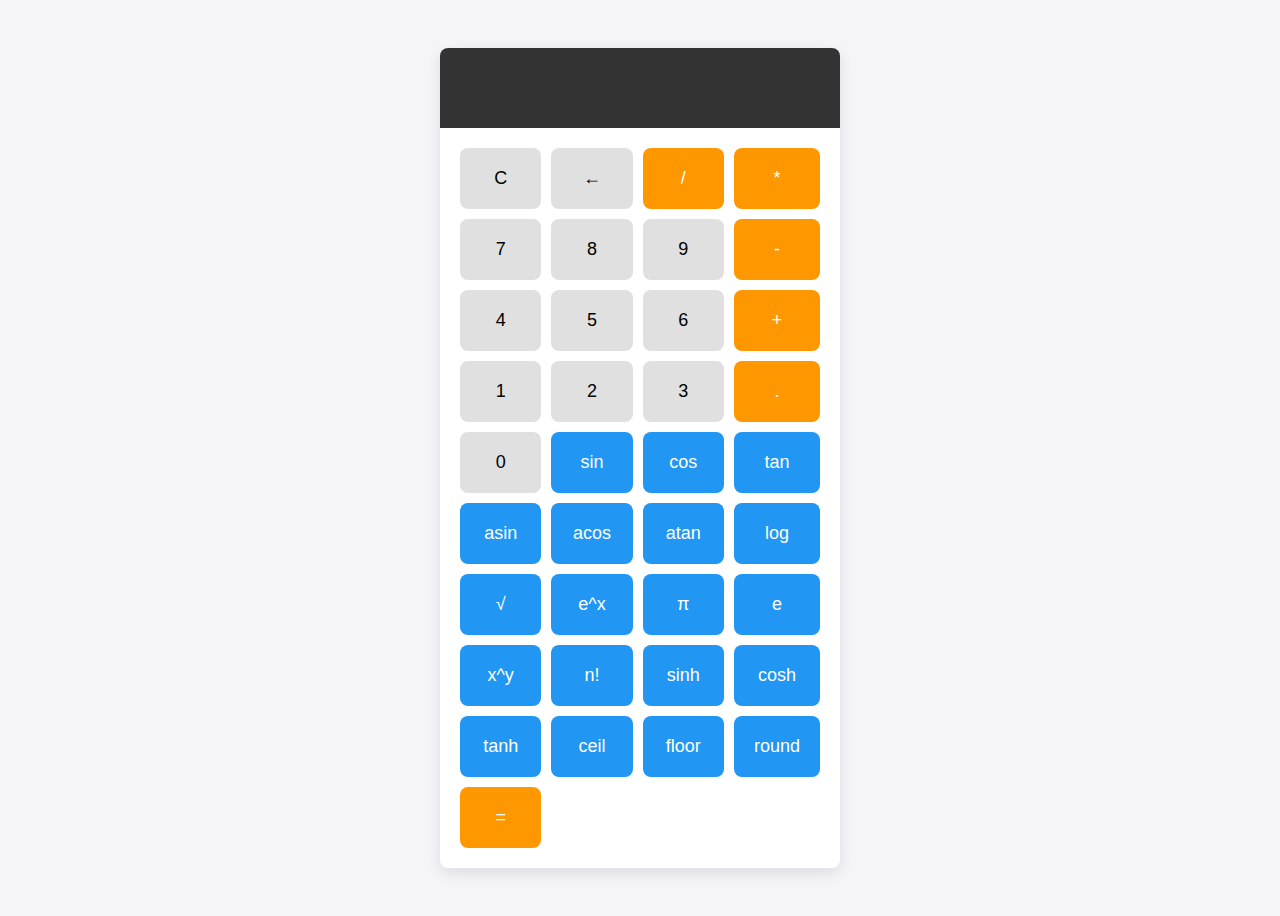
<file: calculator/index.html>
<!DOCTYPE html>
<html lang="en">
  <head>
    <meta charset="UTF-8" />
    <meta name="viewport" content="width=device-width, initial-scale=1.0" />
    <title>Scientific Calculator</title>
    <link rel="stylesheet" href="styles.css" />
  </head>
  <body>
    <div class="calculator">
      <div class="display">
        <input type="text" id="display" disabled />
      </div>
      <div class="buttons">
        <button class="btn" id="clear">C</button>
        <button class="btn" id="backspace">←</button>
        <button class="btn operator">/</button>
        <button class="btn operator">*</button>

        <button class="btn">7</button>
        <button class="btn">8</button>
        <button class="btn">9</button>
        <button class="btn operator">-</button>

        <button class="btn">4</button>
        <button class="btn">5</button>
        <button class="btn">6</button>
        <button class="btn operator">+</button>

        <button class="btn">1</button>
        <button class="btn">2</button>
        <button class="btn">3</button>
        <button class="btn operator">.</button>

        <button class="btn">0</button>
        <button class="btn scientific" id="sin">sin</button>
        <button class="btn scientific" id="cos">cos</button>
        <button class="btn scientific" id="tan">tan</button>

        <button class="btn scientific" id="asin">asin</button>
        <button class="btn scientific" id="acos">acos</button>
        <button class="btn scientific" id="atan">atan</button>

        <button class="btn scientific" id="log">log</button>
        <button class="btn scientific" id="sqrt">√</button>
        <button class="btn scientific" id="exp">e^x</button>

        <button class="btn scientific" id="pi">π</button>
        <button class="btn scientific" id="e">e</button>
        <button class="btn scientific" id="pow">x^y</button>

        <button class="btn scientific" id="factorial">n!</button>
        <button class="btn scientific" id="sinh">sinh</button>
        <button class="btn scientific" id="cosh">cosh</button>
        <button class="btn scientific" id="tanh">tanh</button>

        <button class="btn scientific" id="ceil">ceil</button>
        <button class="btn scientific" id="floor">floor</button>
        <button class="btn scientific" id="round">round</button>

        <button class="btn operator" id="equals">=</button>
      </div>
    </div>
    <script src="script.js"></script>
  </body>
</html>
</file>
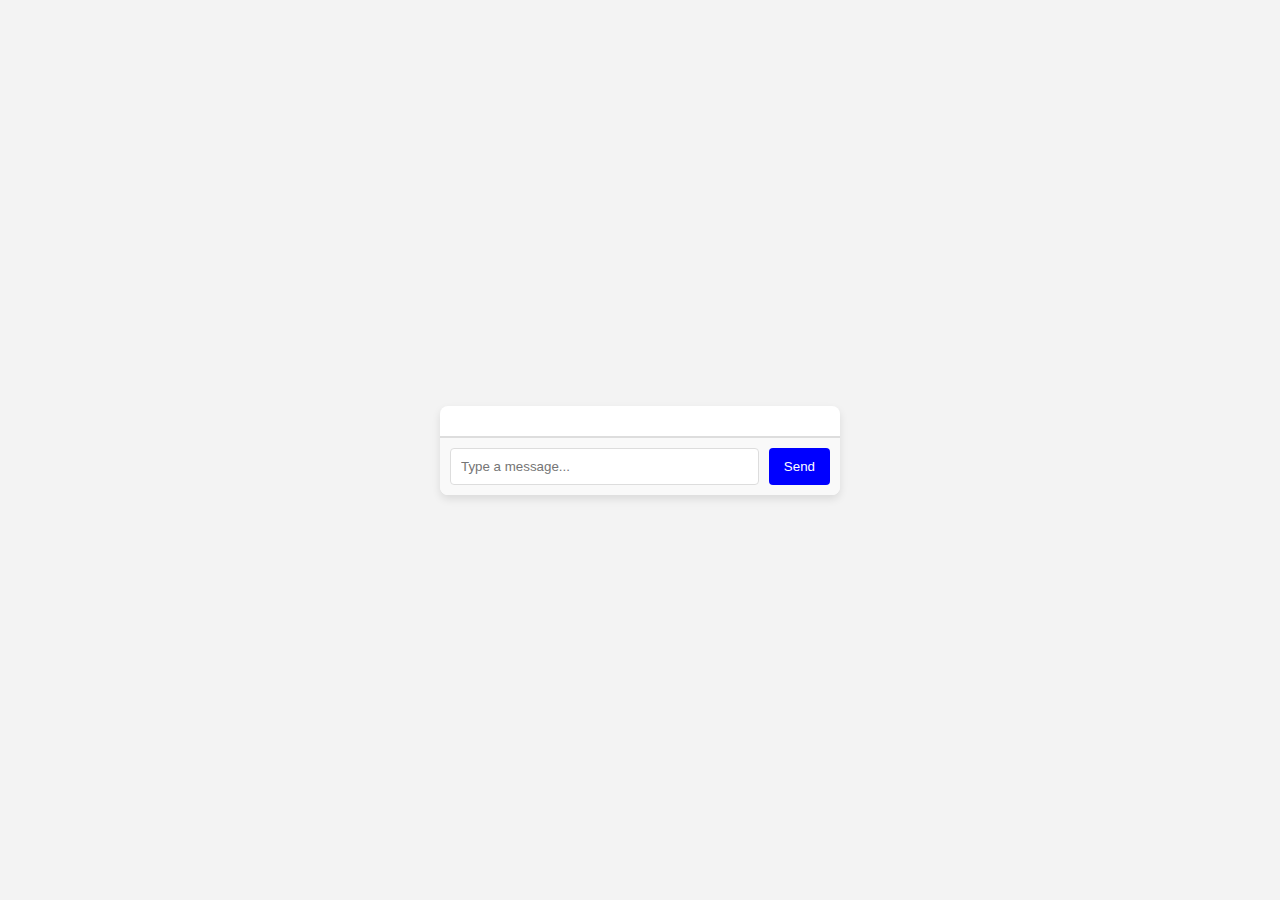
<file: chat/index.html>
<!DOCTYPE html>
<html lang="en">
<head>
    <meta charset="UTF-8">
    <meta name="viewport" content="width=device-width, initial-scale=1.0">
    <title>Simple Chatbot</title>
    <link rel="stylesheet" href="style.css">
</head>
<body>
    <div class="chat-container">
        <div id="chat-box" class="chat-box"></div>
        <div class="input-container">
            <input type="text" id="user-input" placeholder="Type a message...">
            <button id="send-button">Send</button>
        </div>
    </div>
    <script src="script.js"></script>
</body>
</html>
</file>
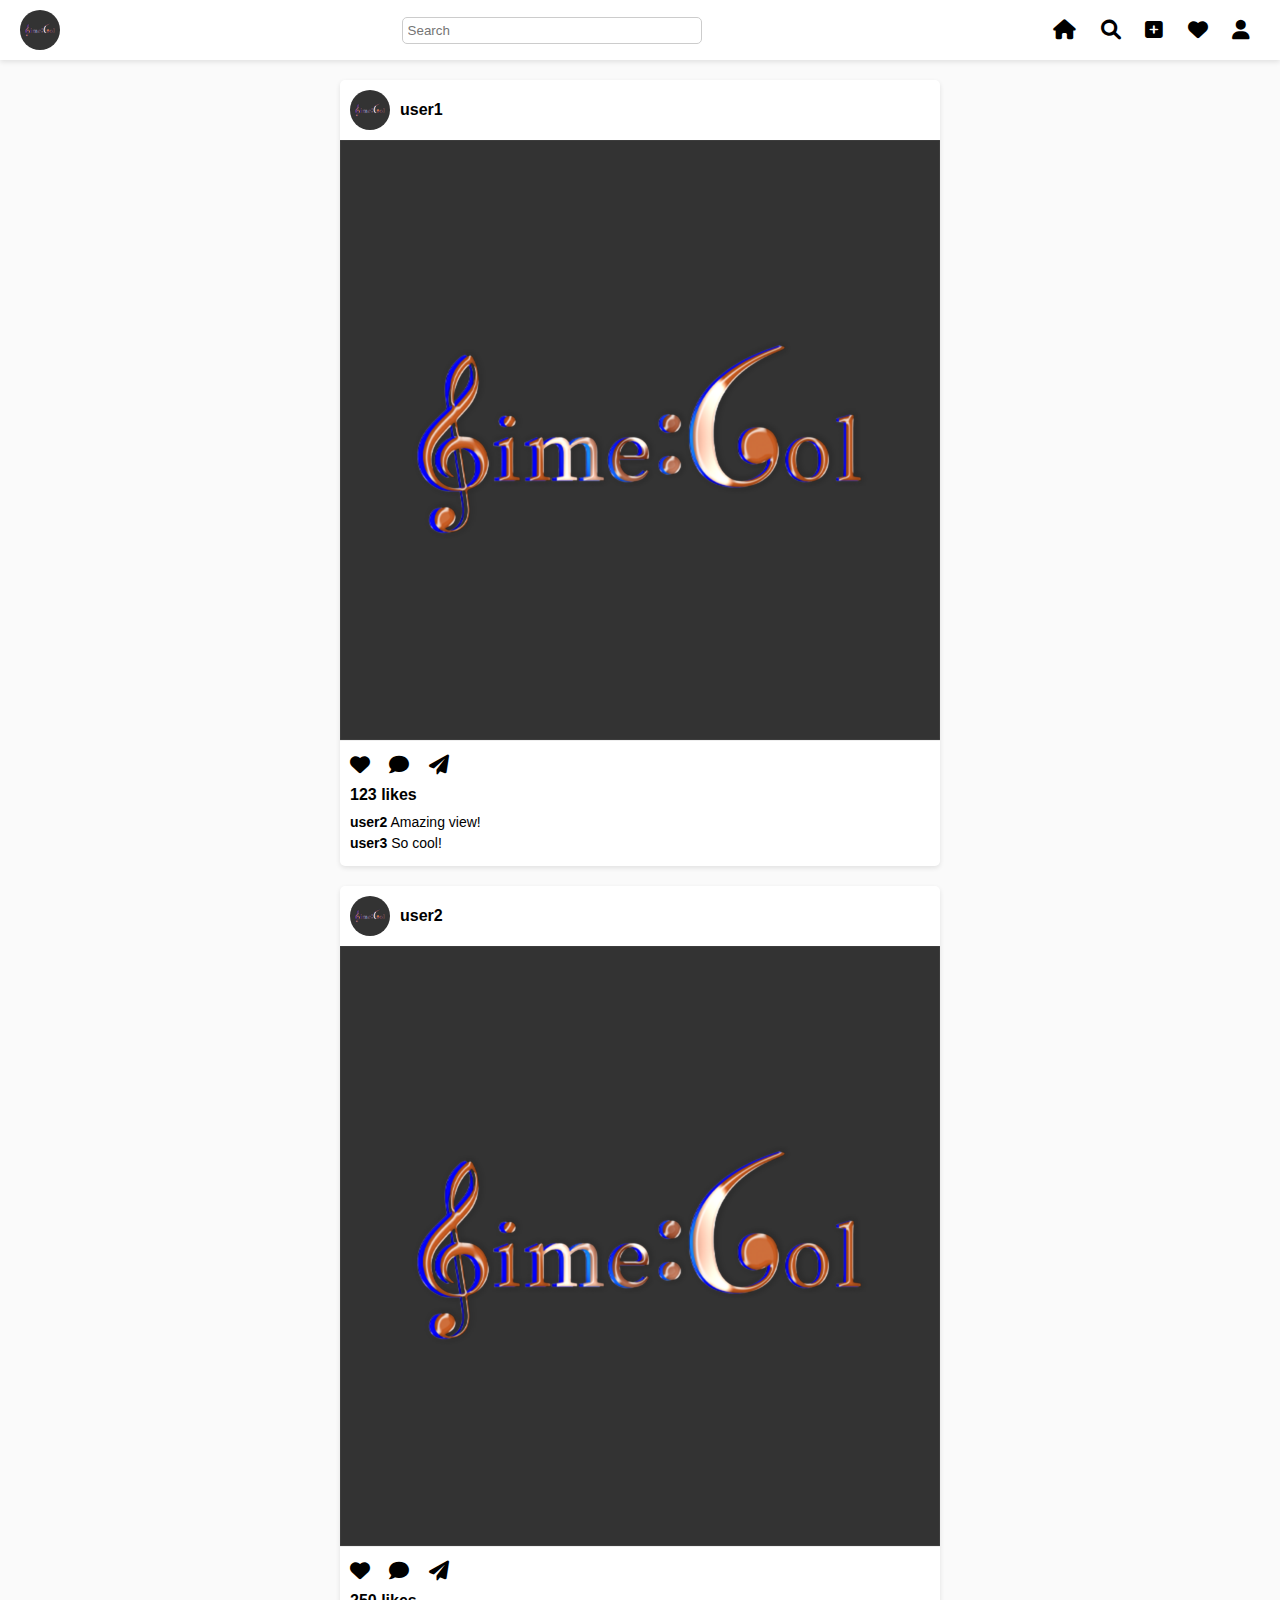
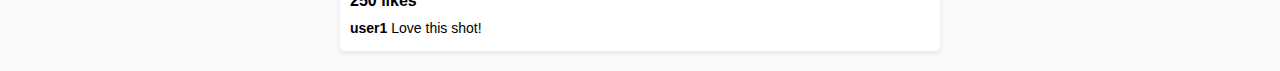
<file: ig/index.html>
<!DOCTYPE html>
<html lang="en">
  <head>
    <meta charset="UTF-8" />
    <meta name="viewport" content="width=device-width, initial-scale=1.0" />
    <title>Instagram Replica</title>
    <link rel="stylesheet" href="style.css" />
    <link rel="icon" href="assets/images/instagram-icon.png" />
    <link
      href="https://cdnjs.cloudflare.com/ajax/libs/font-awesome/6.0.0-beta3/css/all.min.css"
      rel="stylesheet"
    />
  </head>
  <body>
    <!-- Navigation Bar -->
    <header class="navbar">
      <div class="logo">
        <img src="./me.png" alt="Instagram Logo" />
      </div>
      <input type="text" class="search-bar" placeholder="Search" />
      <div class="nav-icons">
        <i class="fas fa-home"></i>
        <i class="fas fa-search"></i>
        <i class="fas fa-plus-square"></i>
        <i class="fas fa-heart"></i>
        <i class="fas fa-user"></i>
      </div>
    </header>

    <!-- Main Feed -->
    <main class="feed">
      <div class="post">
        <div class="post-header">
          <img src="./me.png" alt="User 1" class="user-avatar" />
          <span class="username">user1</span>
        </div>
        <img src="./me.png" alt="Post 1" class="post-image" />
        <div class="post-footer">
          <div class="post-actions">
            <i class="fas fa-heart"></i>
            <i class="fas fa-comment"></i>
            <i class="fas fa-paper-plane"></i>
          </div>
          <span class="likes">123 likes</span>
          <div class="comments">
            <span><strong>user2</strong> Amazing view!</span>
            <span><strong>user3</strong> So cool!</span>
          </div>
        </div>
      </div>

      <div class="post">
        <div class="post-header">
          <img src="./me.png" alt="User 2" class="user-avatar" />
          <span class="username">user2</span>
        </div>
        <img src="./me.png" alt="Post 2" class="post-image" />
        <div class="post-footer">
          <div class="post-actions">
            <i class="fas fa-heart"></i>
            <i class="fas fa-comment"></i>
            <i class="fas fa-paper-plane"></i>
          </div>
          <span class="likes">250 likes</span>
          <div class="comments">
            <span><strong>user1</strong> Love this shot!</span>
          </div>
        </div>
      </div>
    </main>

    <script src="script.js"></script>
  </body>
</html>
</file>
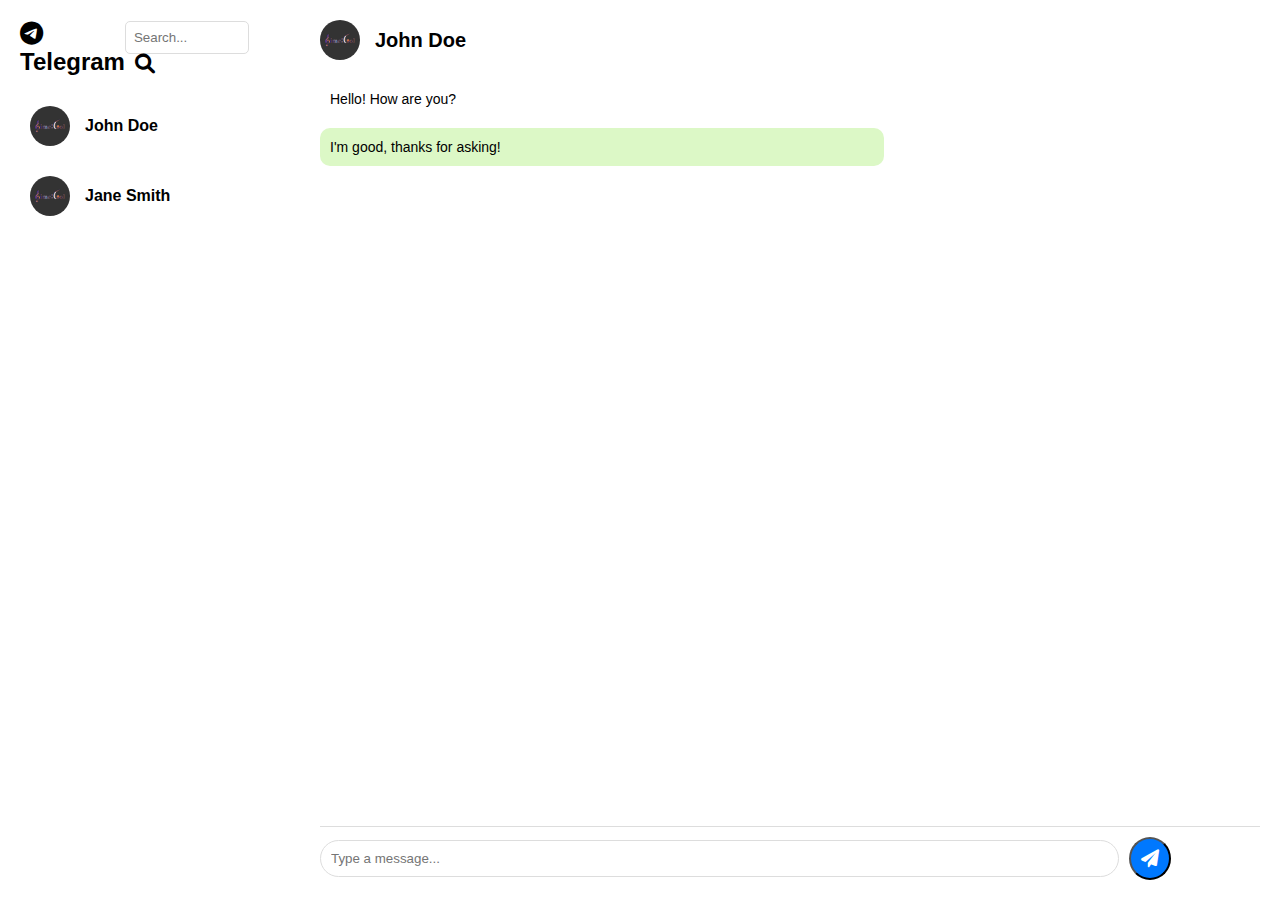
<file: telegram/index.html>
<!DOCTYPE html>
<html lang="en">
<head>
    <meta charset="UTF-8">
    <meta name="viewport" content="width=device-width, initial-scale=1.0">
    <title>Telegram Replica</title>
    <link rel="stylesheet" href="style.css">
    <link href="https://cdnjs.cloudflare.com/ajax/libs/font-awesome/6.0.0-beta3/css/all.min.css" rel="stylesheet">
</head>
<body>
    <!-- Sidebar (Contacts List) -->
    <aside class="sidebar">
        <div class="sidebar-header">
            <div class="logo">
                <i class="fab fa-telegram-plane"></i> Telegram
            </div>
            <div class="search-bar">
                <input type="text" placeholder="Search..." />
                <i class="fas fa-search"></i>
            </div>
        </div>

        <div class="contact-list">
            <div class="contact">
                <img src="./me.png" alt="User 1" class="user-avatar">
                <span class="contact-name">John Doe</span>
            </div>
            <div class="contact">
                <img src="./me.png" alt="User 2" class="user-avatar">
                <span class="contact-name">Jane Smith</span>
            </div>
            <!-- Add more contacts here -->
        </div>
    </aside>

    <!-- Chat Window -->
    <section class="chat-window">
        <div class="chat-header">
            <img src="./me.png" alt="User 1" class="user-avatar">
            <span class="chat-name">John Doe</span>
        </div>

        <div class="message-feed">
            <div class="message received">
                <span class="message-text">Hello! How are you?</span>
            </div>
            <div class="message sent">
                <span class="message-text">I'm good, thanks for asking!</span>
            </div>
            <!-- Add more messages here -->
        </div>

        <div class="message-input">
            <input type="text" placeholder="Type a message..." />
            <button class="send-btn">
                <i class="fas fa-paper-plane"></i>
            </button>
        </div>
    </section>

    <script src="script.js"></script>
</body>
</html>
</file>
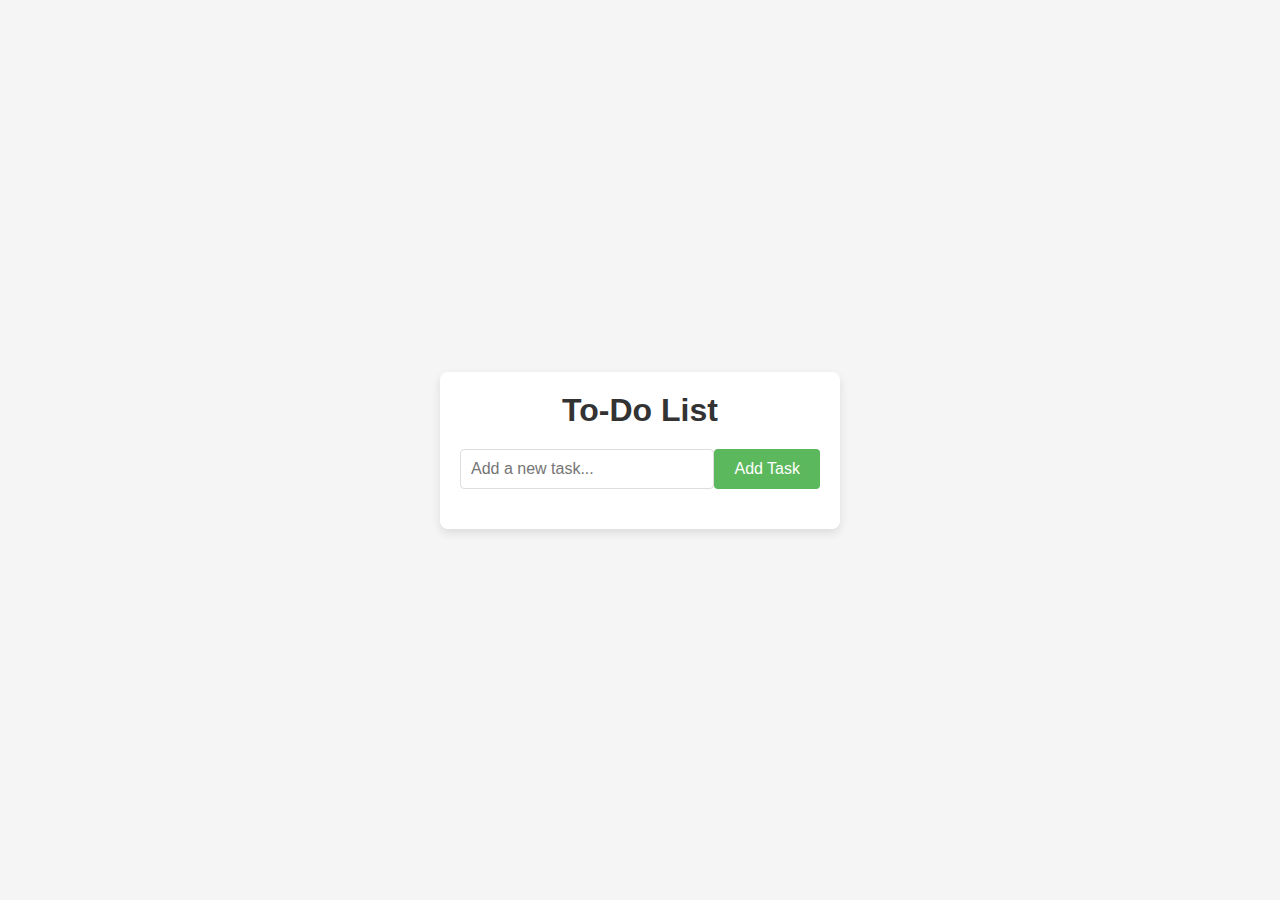
<file: To-DoListApplication/index.html>
<!DOCTYPE html>
<html lang="en">
<head>
    <meta charset="UTF-8">
    <meta name="viewport" content="width=device-width, initial-scale=1.0">
    <title>To-Do List App</title>
    <link rel="stylesheet" href="style.css">
</head>
<body>
    <div class="container">
        <h1>To-Do List</h1>
        <div class="input-group">
            <input type="text" id="new-task" placeholder="Add a new task..." />
            <button onclick="addTask()">Add Task</button>
        </div>
        <ul id="task-list"></ul>
    </div>
    <script src="script.js"></script>
</body>
</html>
</file>
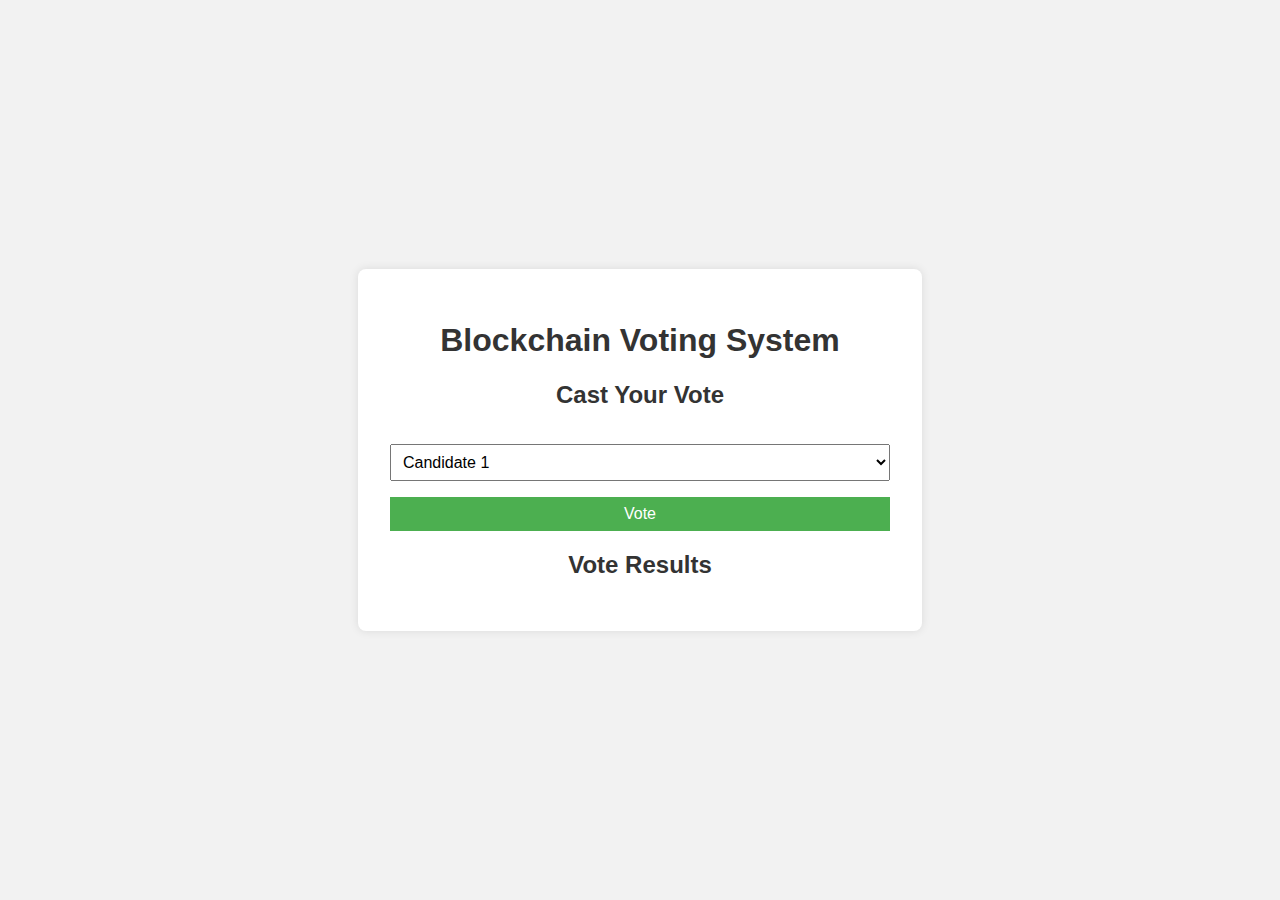
<file: VotingSystem/index.html>
<!DOCTYPE html>
<html lang="en">
<head>
    <meta charset="UTF-8">
    <meta name="viewport" content="width=device-width, initial-scale=1.0">
    <title>Blockchain Voting System</title>
    <link rel="stylesheet" href="styles.css">
</head>
<body>
    <div class="container">
        <h1>Blockchain Voting System</h1>
        
        <!-- Voting Form -->
        <div class="voting-form">
            <h2>Cast Your Vote</h2>
            <select id="candidate">
                <option value="Candidate 1">Candidate 1</option>
                <option value="Candidate 2">Candidate 2</option>
                <option value="Candidate 3">Candidate 3</option>
            </select>
            <button onclick="castVote()">Vote</button>
        </div>

        <!-- Vote Results -->
        <div class="results" id="results">
            <h2>Vote Results</h2>
            <ul id="results-list"></ul>
        </div>
    </div>

    <script src="script.js"></script>
</body>
</html>
</file>
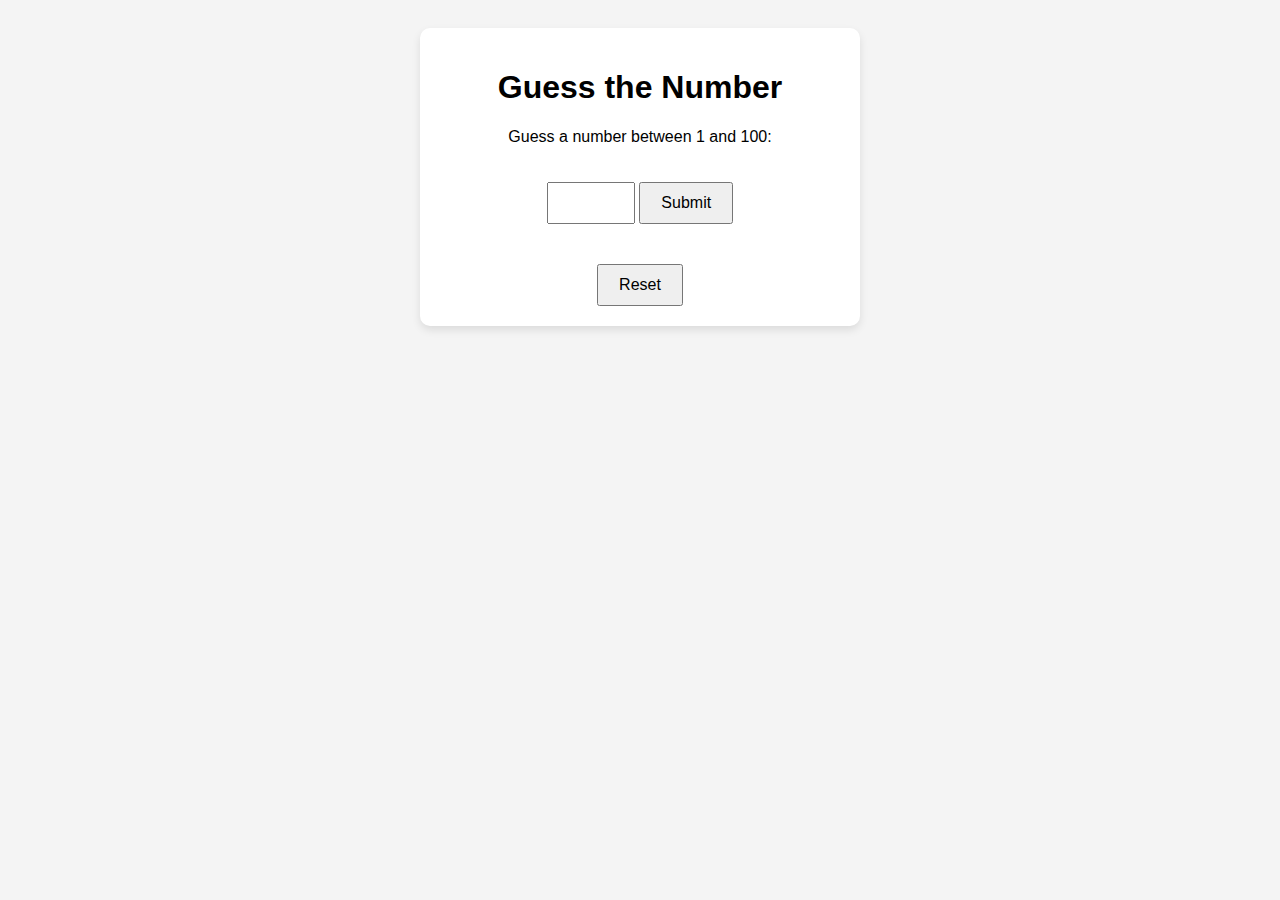
<file: games/guess/index.html>
<!-- index.html -->
<!DOCTYPE html>
<html lang="en">
<head>
    <meta charset="UTF-8">
    <meta name="viewport" content="width=device-width, initial-scale=1.0">
    <title>Guess the Number</title>
    <link rel="stylesheet" href="styles.css">
</head>
<body>
    <div class="game">
        <h1>Guess the Number</h1>
        <p>Guess a number between 1 and 100:</p>
        <input type="number" id="guess" min="1" max="100" />
        <button onclick="checkGuess()">Submit</button>
        <p id="message"></p>
        <button onclick="resetGame()">Reset</button>
    </div>

    <script src="script.js"></script>
</body>
</html>
</file>
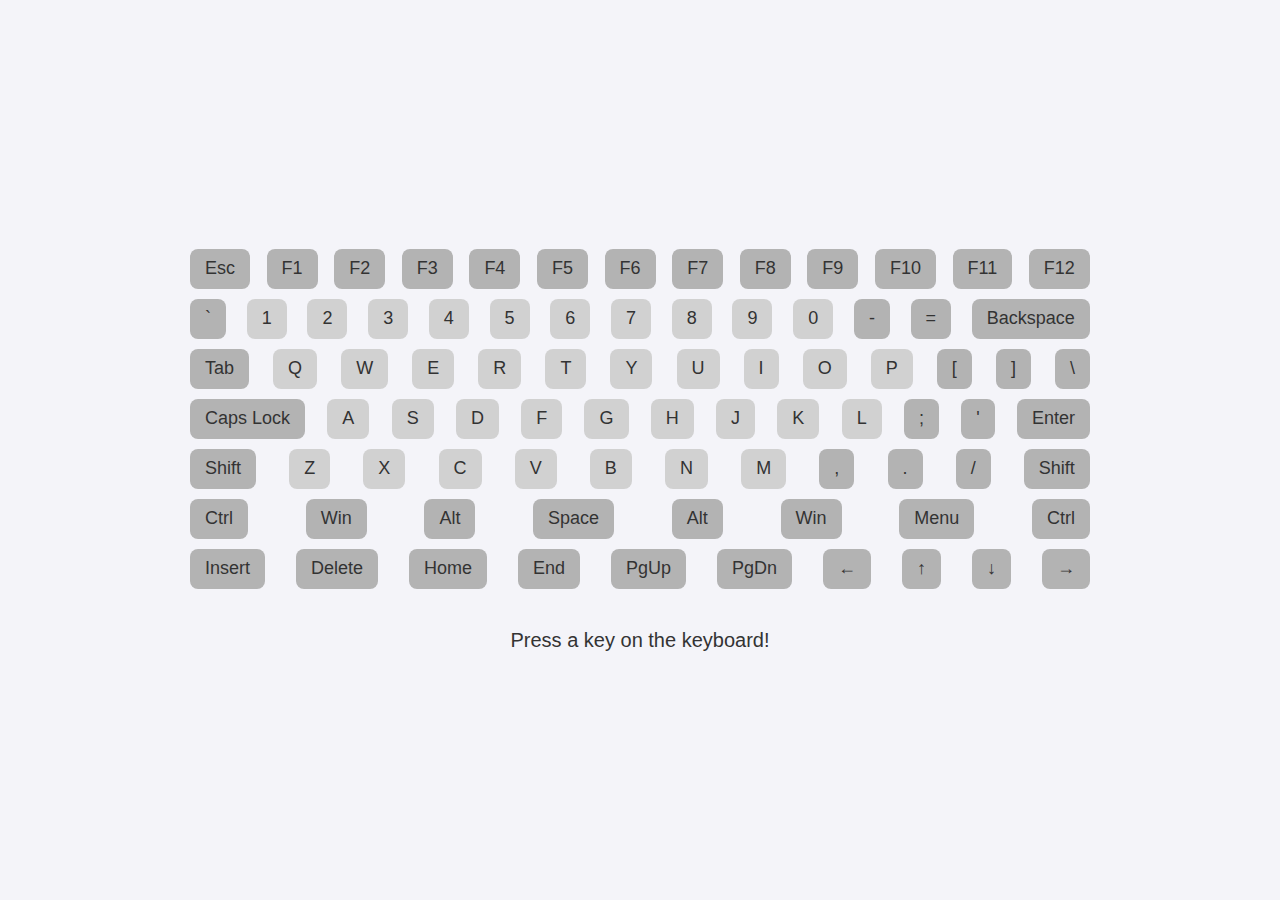
<file: games/keyboard/index.html>
<!DOCTYPE html>
<html lang="en">
<head>
    <meta charset="UTF-8">
    <meta name="viewport" content="width=device-width, initial-scale=1.0">
    <title>Keyboard Tester</title>
    <link rel="stylesheet" href="styles.css">
</head>
<body>
    <div class="keyboard">
        <!-- First Row -->
        <div class="row">
            <button class="key special" data-key="Escape">Esc</button>
            <button class="key special" data-key="F1">F1</button>
            <button class="key special" data-key="F2">F2</button>
            <button class="key special" data-key="F3">F3</button>
            <button class="key special" data-key="F4">F4</button>
            <button class="key special" data-key="F5">F5</button>
            <button class="key special" data-key="F6">F6</button>
            <button class="key special" data-key="F7">F7</button>
            <button class="key special" data-key="F8">F8</button>
            <button class="key special" data-key="F9">F9</button>
            <button class="key special" data-key="F10">F10</button>
            <button class="key special" data-key="F11">F11</button>
            <button class="key special" data-key="F12">F12</button>
        </div>

        <!-- Second Row -->
        <div class="row">
            <button class="key special" data-key="Backquote">`</button>
            <button class="key" data-key="Digit1">1</button>
            <button class="key" data-key="Digit2">2</button>
            <button class="key" data-key="Digit3">3</button>
            <button class="key" data-key="Digit4">4</button>
            <button class="key" data-key="Digit5">5</button>
            <button class="key" data-key="Digit6">6</button>
            <button class="key" data-key="Digit7">7</button>
            <button class="key" data-key="Digit8">8</button>
            <button class="key" data-key="Digit9">9</button>
            <button class="key" data-key="Digit0">0</button>
            <button class="key special" data-key="Minus">-</button>
            <button class="key special" data-key="Equal">=</button>
            <button class="key special" data-key="Backspace">Backspace</button>
        </div>

        <!-- Third Row -->
        <div class="row">
            <button class="key special" data-key="Tab">Tab</button>
            <button class="key" data-key="KeyQ">Q</button>
            <button class="key" data-key="KeyW">W</button>
            <button class="key" data-key="KeyE">E</button>
            <button class="key" data-key="KeyR">R</button>
            <button class="key" data-key="KeyT">T</button>
            <button class="key" data-key="KeyY">Y</button>
            <button class="key" data-key="KeyU">U</button>
            <button class="key" data-key="KeyI">I</button>
            <button class="key" data-key="KeyO">O</button>
            <button class="key" data-key="KeyP">P</button>
            <button class="key special" data-key="BracketLeft">[</button>
            <button class="key special" data-key="BracketRight">]</button>
            <button class="key special" data-key="Backslash">\</button>
        </div>

        <!-- Fourth Row -->
        <div class="row">
            <button class="key special" data-key="CapsLock">Caps Lock</button>
            <button class="key" data-key="KeyA">A</button>
            <button class="key" data-key="KeyS">S</button>
            <button class="key" data-key="KeyD">D</button>
            <button class="key" data-key="KeyF">F</button>
            <button class="key" data-key="KeyG">G</button>
            <button class="key" data-key="KeyH">H</button>
            <button class="key" data-key="KeyJ">J</button>
            <button class="key" data-key="KeyK">K</button>
            <button class="key" data-key="KeyL">L</button>
            <button class="key special" data-key="Semicolon">;</button>
            <button class="key special" data-key="Quote">'</button>
            <button class="key special" data-key="Enter">Enter</button>
        </div>

        <!-- Fifth Row -->
        <div class="row">
            <button class="key special wide" data-key="ShiftLeft">Shift</button>
            <button class="key" data-key="KeyZ">Z</button>
            <button class="key" data-key="KeyX">X</button>
            <button class="key" data-key="KeyC">C</button>
            <button class="key" data-key="KeyV">V</button>
            <button class="key" data-key="KeyB">B</button>
            <button class="key" data-key="KeyN">N</button>
            <button class="key" data-key="KeyM">M</button>
            <button class="key special" data-key="Comma">,</button>
            <button class="key special" data-key="Period">.</button>
            <button class="key special" data-key="Slash">/</button>
            <button class="key special wide" data-key="ShiftRight">Shift</button>
        </div>

        <!-- Sixth Row -->
        <div class="row">
            <button class="key special" data-key="ControlLeft">Ctrl</button>
            <button class="key special" data-key="MetaLeft">Win</button>
            <button class="key special" data-key="AltLeft">Alt</button>
            <button class="key special space" data-key="Space">Space</button>
            <button class="key special" data-key="AltRight">Alt</button>
            <button class="key special" data-key="MetaRight">Win</button>
            <button class="key special" data-key="ContextMenu">Menu</button>
            <button class="key special" data-key="ControlRight">Ctrl</button>
        </div>

        <!-- Navigation and Special Keys -->
        <div class="row">
            <button class="key special" data-key="Insert">Insert</button>
            <button class="key special" data-key="Delete">Delete</button>
            <button class="key special" data-key="Home">Home</button>
            <button class="key special" data-key="End">End</button>
            <button class="key special" data-key="PageUp">PgUp</button>
            <button class="key special" data-key="PageDown">PgDn</button>
            <button class="key special" data-key="ArrowLeft">←</button>
            <button class="key special" data-key="ArrowUp">↑</button>
            <button class="key special" data-key="ArrowDown">↓</button>
            <button class="key special" data-key="ArrowRight">→</button>
        </div>
    </div>
    <div id="output">Press a key on the keyboard!</div>
    <script src="script.js"></script>
</body>
</html>
</file>
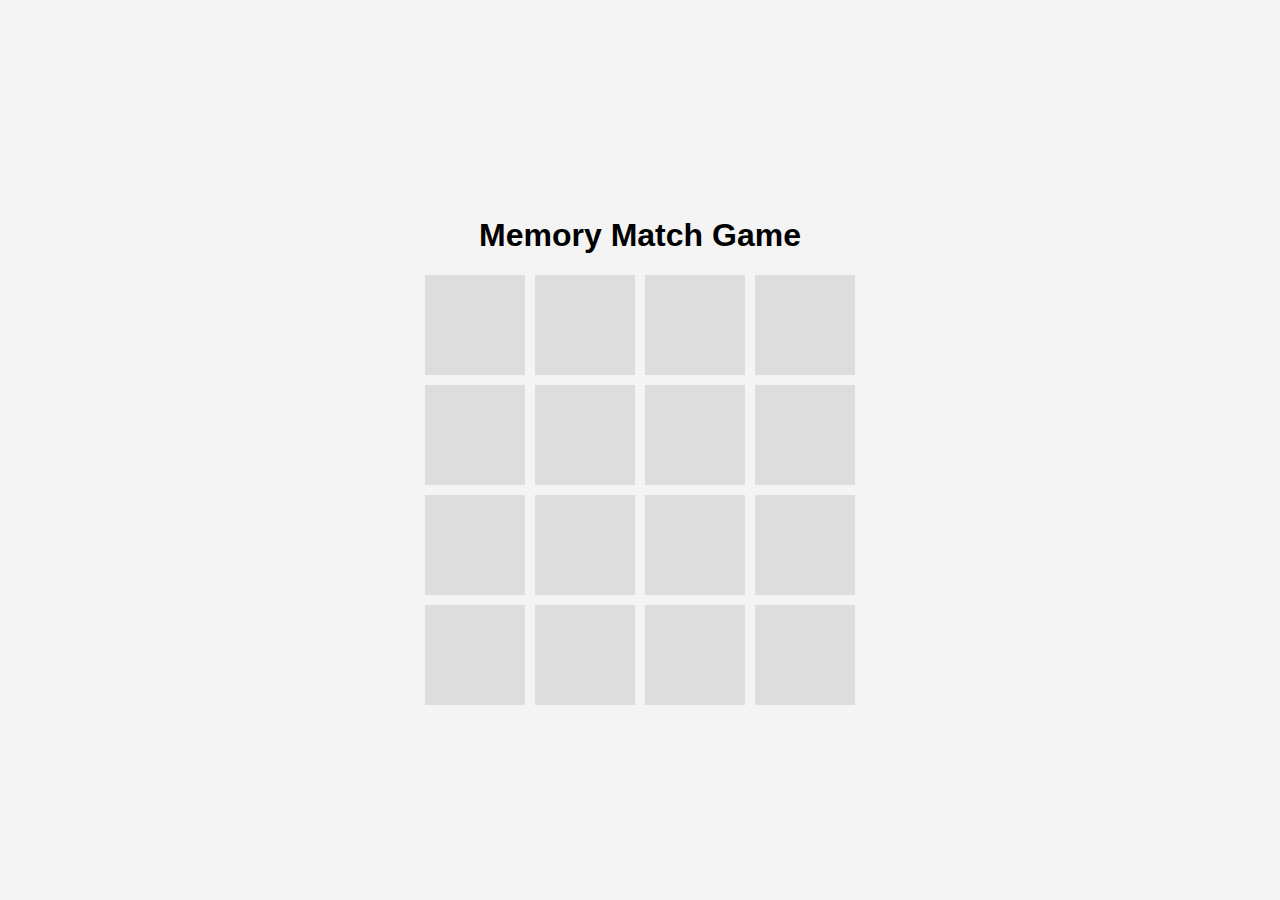
<file: games/match/index.html>
<!-- index.html -->
<!DOCTYPE html>
<html lang="en">
<head>
    <meta charset="UTF-8">
    <meta name="viewport" content="width=device-width, initial-scale=1.0">
    <title>Memory Match Game</title>
    <link rel="stylesheet" href="styles.css">
</head>
<body>
    <h1>Memory Match Game</h1>
    <div class="game-board" id="gameBoard"></div>

    <script src="script.js"></script>
</body>
</html>
</file>
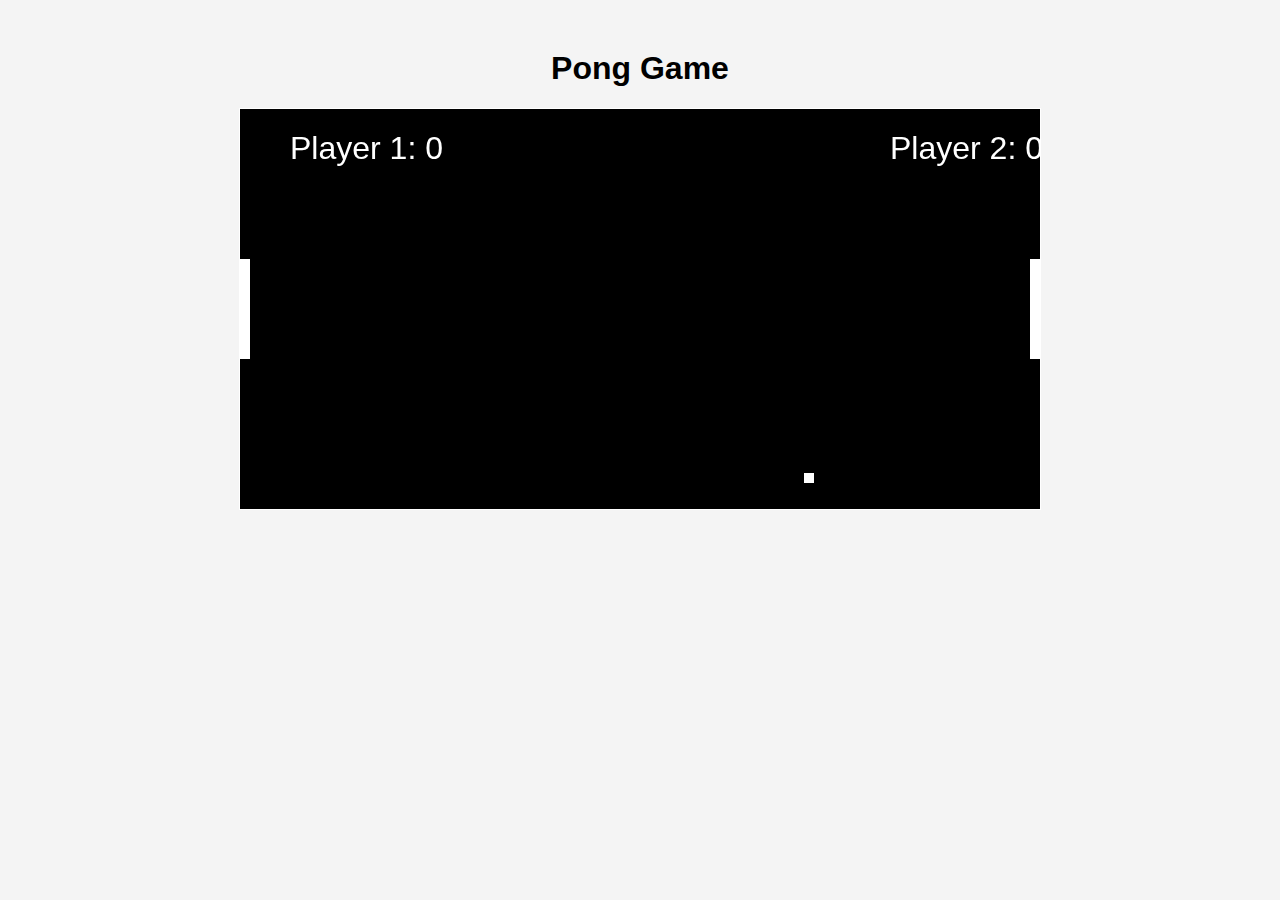
<file: games/pong/index.html>
<!DOCTYPE html>
<html lang="en">
<head>
    <meta charset="UTF-8">
    <meta name="viewport" content="width=device-width, initial-scale=1.0">
    <title>Pong Game</title>
    <link rel="stylesheet" href="styles.css">
</head>
<body>
    <h1>Pong Game</h1>
    <canvas id="pongCanvas" width="800" height="400"></canvas>
    <script src="script.js"></script>
</body>
</html>
</file>
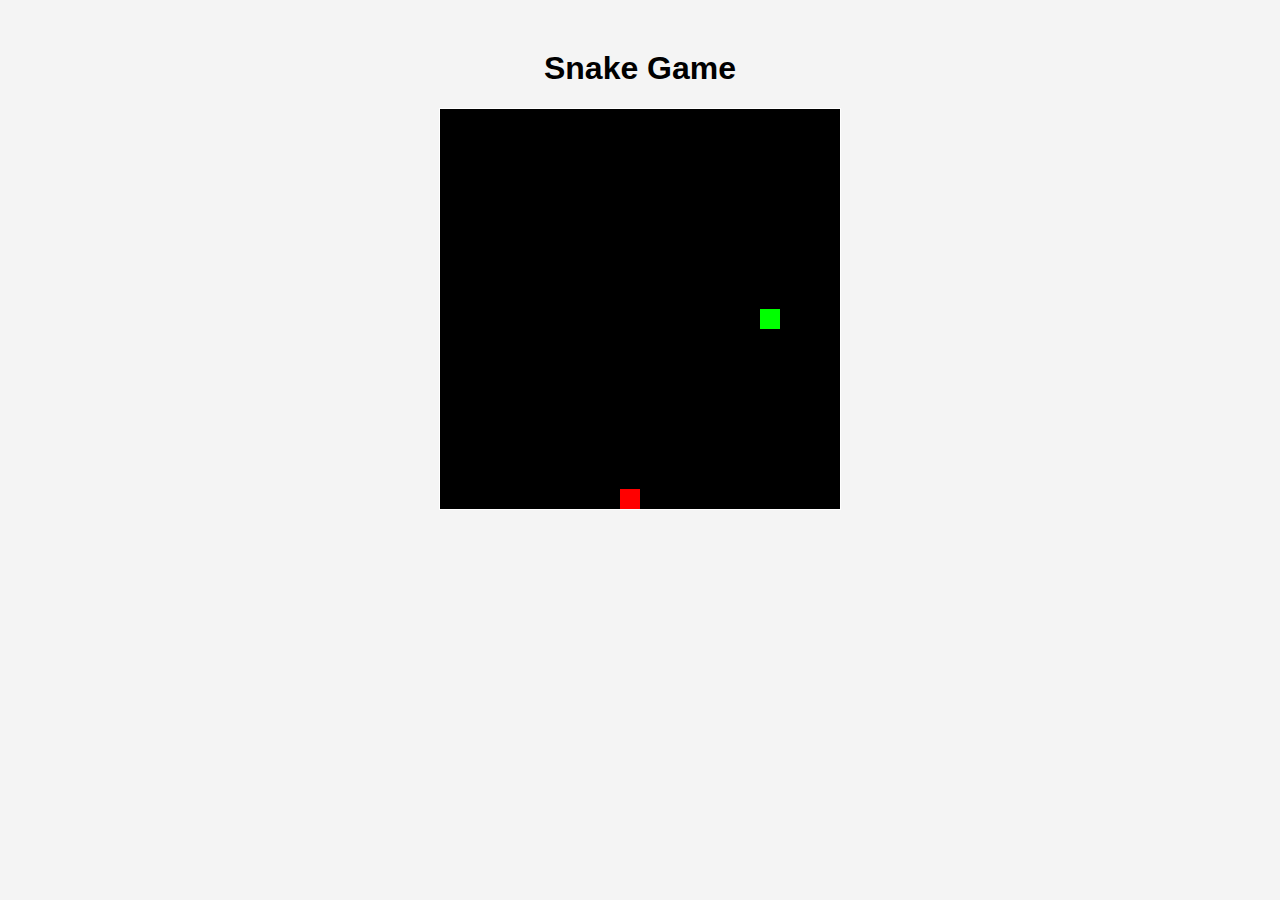
<file: games/snake/index.html>
<!DOCTYPE html>
<html lang="en">
<head>
    <meta charset="UTF-8">
    <meta name="viewport" content="width=device-width, initial-scale=1.0">
    <title>Snake Game</title>
    <link rel="stylesheet" href="styles.css">
</head>
<body>
    <h1>Snake Game</h1>
    <canvas id="gameCanvas" width="400" height="400"></canvas>
    <script src="script.js"></script>
</body>
</html>
</file>
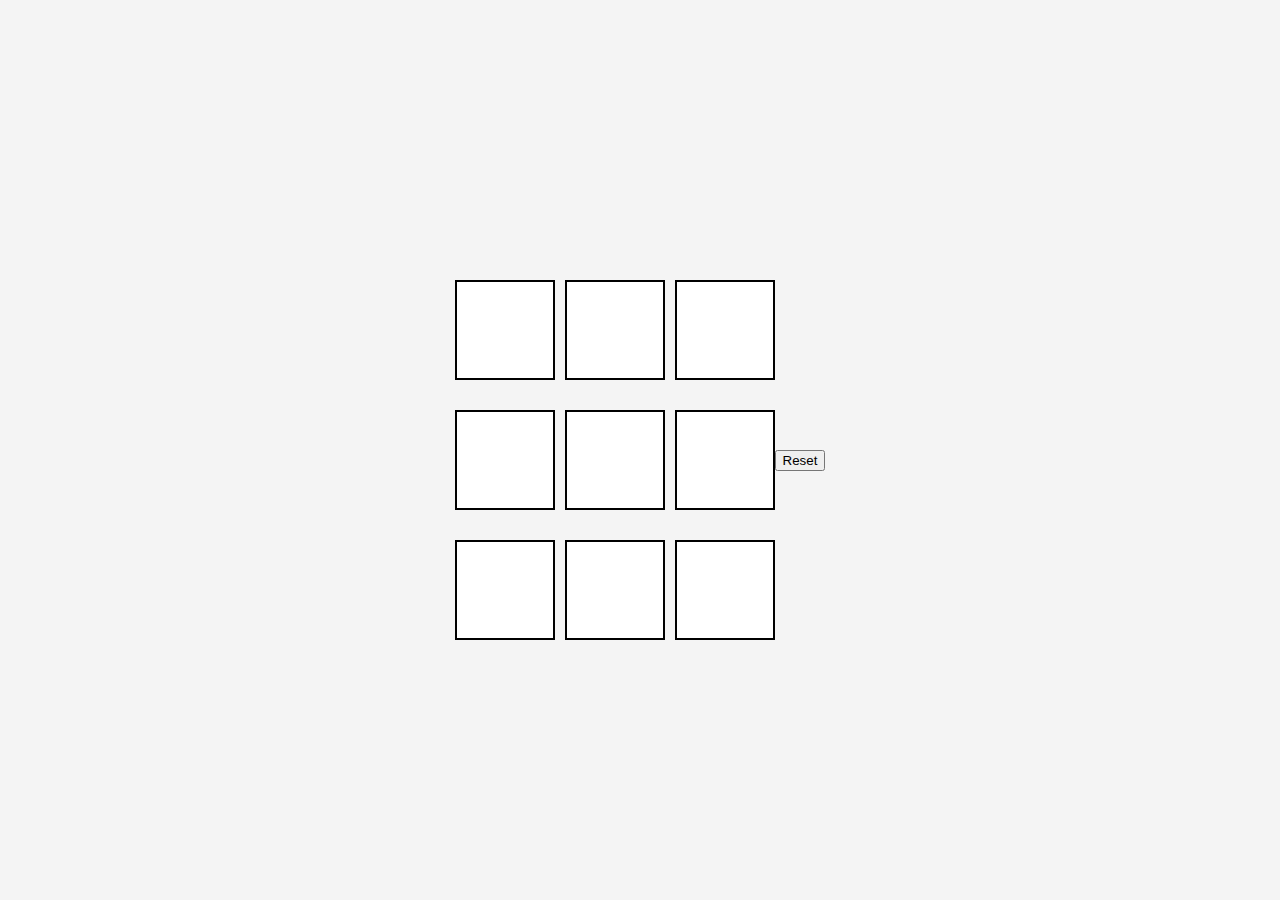
<file: games/TicTacToe/index.html>
<!-- index.html -->
<!DOCTYPE html>
<html lang="en">
<head>
    <meta charset="UTF-8">
    <meta name="viewport" content="width=device-width, initial-scale=1.0">
    <title>Tic Tac Toe</title>
    <link rel="stylesheet" href="styles.css">
</head>
<body>
    <div class="game-board">
        <button class="cell" onclick="makeMove(0)"></button>
        <button class="cell" onclick="makeMove(1)"></button>
        <button class="cell" onclick="makeMove(2)"></button>
        <button class="cell" onclick="makeMove(3)"></button>
        <button class="cell" onclick="makeMove(4)"></button>
        <button class="cell" onclick="makeMove(5)"></button>
        <button class="cell" onclick="makeMove(6)"></button>
        <button class="cell" onclick="makeMove(7)"></button>
        <button class="cell" onclick="makeMove(8)"></button>
    </div>
    <div id="message"></div>
    <button onclick="resetGame()">Reset</button>

    <script src="script.js"></script>
</body>
</html>
</file>
<file: calculator/styles.css>
* {
    margin: 0;
    padding: 0;
    box-sizing: border-box;
}

body {
    font-family: 'Arial', sans-serif;
    display: flex;
    justify-content: center;
    align-items: center;
    padding: 3em;
    background-color: #f4f4f9;
}

.calculator {
    width: 100%;
    max-width: 400px;
    border-radius: 8px;
    box-shadow: 0 5px 15px rgba(0, 0, 0, 0.1);
    background-color: #fff;
    overflow: hidden;
}

.display {
    background-color: #333;
    padding: 20px;
    text-align: right;
}

#display {
    width: 100%;
    height: 40px;
    font-size: 24px;
    color: #fff;
    border: none;
    text-align: right;
    background-color: transparent;
}

.buttons {
    display: grid;
    grid-template-columns: repeat(4, 1fr);
    grid-gap: 10px;
    padding: 20px;
}

button {
    background-color: #e0e0e0;
    border: none;
    border-radius: 8px;
    font-size: 18px;
    padding: 20px;
    cursor: pointer;
    transition: background-color 0.3s;
}

button:hover {
    background-color: #d4d4d4;
}

button:active {
    background-color: #b8b8b8;
}

.operator {
    background-color: #ff9800;
    color: white;
}

.operator:hover {
    background-color: #fb8c00;
}

.scientific {
    background-color: #2196f3;
    color: white;
}

.scientific:hover {
    background-color: #1976d2;
}

@media (max-width: 480px) {
    .buttons {
        grid-template-columns: repeat(4, 1fr);
    }
    .calculator {
        width: 100%;
        max-width: 100%;
    }
}
</file>
<file: chat/style.css>
/* General styling */
body {
    font-family: Arial, sans-serif;
    background-color: #f3f3f3;
    display: flex;
    justify-content: center;
    align-items: center;
    height: 100vh;
    margin: 0;
}

/* Chat container */
.chat-container {
    width: 400px;
    background: #ffffff;
    border-radius: 8px;
    box-shadow: 0 4px 8px rgba(0, 0, 0, 0.1);
    display: flex;
    flex-direction: column;
    overflow: hidden;
}

/* Chat box */
.chat-box {
    flex: 1;
    padding: 15px;
    overflow-y: auto;
    border-bottom: 1px solid #ddd;
}

/* Messages */
.message {
    margin-bottom: 10px;
    line-height: 1.5;
}

.message.user {
    text-align: right;
    color: blue;
}

.message.bot {
    text-align: left;
    color: green;
}

/* Input container */
.input-container {
    display: flex;
    padding: 10px;
    background: #f9f9f9;
    border-top: 1px solid #ddd;
}

input[type="text"] {
    flex: 1;
    padding: 10px;
    border: 1px solid #ddd;
    border-radius: 4px;
}

button {
    margin-left: 10px;
    padding: 10px 15px;
    background-color: blue;
    color: white;
    border: none;
    border-radius: 4px;
    cursor: pointer;
}

button:hover {
    background-color: darkblue;
}
</file>
<file: VotingSystem/styles.css>
/* styles.css */

body {
    font-family: Arial, sans-serif;
    display: flex;
    justify-content: center;
    align-items: center;
    min-height: 100vh;
    margin: 0;
    background-color: #f2f2f2;
}

.container {
    width: 100%;
    max-width: 500px;
    background-color: #fff;
    padding: 2rem;
    box-shadow: 0px 0px 10px rgba(0, 0, 0, 0.1);
    text-align: center;
    border-radius: 8px;
}

h1, h2 {
    color: #333;
}

.voting-form select, .voting-form button {
    margin-top: 1rem;
    padding: 0.5rem;
    font-size: 1rem;
    width: 100%;
}

button {
    background-color: #4CAF50;
    color: white;
    border: none;
    cursor: pointer;
}

button:hover {
    background-color: #45a049;
}

.results ul {
    list-style-type: none;
    padding: 0;
}

.results ul li {
    padding: 0.5rem;
    border-bottom: 1px solid #ddd;
}
</file>
<file: games/guess/styles.css>
/* styles.css */
body {
    font-family: Arial, sans-serif;
    text-align: center;
    padding: 20px;
    background-color: #f4f4f4;
}

.game {
    max-width: 400px;
    margin: 0 auto;
    padding: 20px;
    border-radius: 10px;
    background-color: white;
    box-shadow: 0 4px 8px rgba(0, 0, 0, 0.1);
}

input {
    padding: 10px;
    font-size: 16px;
    margin-top: 10px;
}

button {
    padding: 10px 20px;
    font-size: 16px;
    margin-top: 20px;
}

#message {
    margin-top: 20px;
    font-weight: bold;
}
</file>
<file: games/keyboard/styles.css>
* {
    margin: 0;
    padding: 0;
    box-sizing: border-box;
}

body {
    font-family: 'Roboto', sans-serif;
    display: flex;
    justify-content: center;
    align-items: center;
    height: 100vh;
    background-color: #f4f4f9;
    flex-direction: column;
    padding: 20px;
}

.keyboard {
    display: grid;
    grid-template-columns: repeat(1, 1fr);
    gap: 10px;
    margin-bottom: 20px;
    width: 90%;
    max-width: 900px;
}

.row {
    display: flex;
    justify-content: space-between;
}

.key {
    background-color: #d1d1d1;
    border: none;
    border-radius: 8px;
    padding: 15px;
    font-size: 18px;
    color: #333;
    cursor: pointer;
    transition: background-color 0.3s, transform 0.1s;
    width: auto;
    height: 40px;
    display: flex;
    align-items: center;
    justify-content: center;
}

.key.special {
    background-color: #b3b3b3;
}

.key:active {
    background-color: #b0b0b0;
    transform: scale(0.95);
}

.key.pressed {
    background-color: #2196f3;
    color: white;
}

#output {
    font-size: 20px;
    color: #333;
    text-align: center;
    margin-top: 20px;
    max-width: 600px;
    word-wrap: break-word;
}
</file>
<file: games/match/styles.css>
/* styles.css */
body {
    font-family: Arial, sans-serif;
    display: flex;
    justify-content: center;
    align-items: center;
    flex-direction: column;
    height: 100vh;
    margin: 0;
    background-color: #f4f4f4;
}

.game-board {
    display: grid;
    grid-template-columns: repeat(4, 100px);
    grid-gap: 10px;
}

.card {
    width: 100px;
    height: 100px;
    background-color: #ddd;
    text-align: center;
    font-size: 2rem;
    display: flex;
    justify-content: center;
    align-items: center;
    cursor: pointer;
    transition: transform 0.3s;
}

.card.flipped {
    background-color: #fff;
    transform: rotateY(180deg);
}
</file>
<file: games/pong/styles.css>
body {
    font-family: Arial, sans-serif;
    text-align: center;
    margin-top: 50px;
    background-color: #f4f4f4;
}

h1 {
    font-size: 32px;
}

#pongCanvas {
    background-color: #000;
    border: 1px solid #fff;
}
</file>
<file: games/snake/styles.css>
body {
    font-family: Arial, sans-serif;
    text-align: center;
    margin-top: 50px;
    background-color: #f4f4f4;
}

h1 {
    font-size: 32px;
}

#gameCanvas {
    background-color: #000;
    border: 1px solid #fff;
}
</file>
<file: games/TicTacToe/styles.css>
/* styles.css */
body {
    font-family: Arial, sans-serif;
    display: flex;
    justify-content: center;
    align-items: center;
    height: 100vh;
    margin: 0;
    background-color: #f4f4f4;
}

.game-board {
    display: grid;
    grid-template-columns: repeat(3, 100px);
    grid-gap: 10px;
}

.cell {
    width: 100px;
    height: 100px;
    font-size: 2rem;
    text-align: center;
    background-color: #fff;
    border: 2px solid #000;
    cursor: pointer;
}

button {
    margin-top: 20px;
}
</file>
<file: ig/style.css>
/* Reset some default styles */
* {
  margin: 0;
  padding: 0;
  box-sizing: border-box;
}

body {
  font-family: Arial, sans-serif;
  background-color: #fafafa;
}

.navbar {
  display: flex;
  justify-content: space-between;
  align-items: center;
  padding: 10px 20px;
  background-color: #ffffff;
  box-shadow: 0 2px 5px rgba(0, 0, 0, 0.1);
}

.navbar .logo {
  width: 40px;
  height: 40px;
  border-radius: 50%;
  overflow: hidden;
}

.navbar .logo img {
  width: 100%;
}

.navbar .search-bar {
  width: 300px;
  padding: 5px;
  border-radius: 5px;
  border: 1px solid #ccc;
  outline: none;
}

.navbar .nav-icons i {
  font-size: 20px;
  margin: 0 10px;
  cursor: pointer;
}

.feed {
  margin: 20px auto;
  max-width: 600px;
}

.post {
  background-color: white;
  border-radius: 5px;
  margin-bottom: 20px;
  box-shadow: 0 2px 5px rgba(0, 0, 0, 0.1);
}

.post-header {
  display: flex;
  align-items: center;
  padding: 10px;
}

.post-header .user-avatar {
  width: 40px;
  height: 40px;
  border-radius: 50%;
  margin-right: 10px;
}

.post-header .username {
  font-weight: bold;
}

.post-image {
  width: 100%;
  height: auto;
  border-bottom: 1px solid #eee;
}

.post-footer {
  padding: 10px;
}

.post-footer .post-actions i {
  font-size: 20px;
  margin-right: 15px;
  cursor: pointer;
}

.likes {
  display: block;
  margin: 10px 0;
  font-weight: bold;
}

.comments {
  font-size: 14px;
}

.comments span {
  display: block;
  margin-bottom: 5px;
}

.comments strong {
  font-weight: bold;
}
</file>
<file: telegram/style.css>
/* Reset some default styles */
* {
    margin: 0;
    padding: 0;
    box-sizing: border-box;
}

body {
    font-family: Arial, sans-serif;
    display: flex;
    height: 100vh;
    background-color: #f0f0f5;
}

.sidebar {
    width: 300px;
    background-color: #ffffff;
    box-shadow: 2px 0 5px rgba(0, 0, 0, 0.1);
    padding: 20px;
    display: flex;
    flex-direction: column;
}

.sidebar-header {
    display: flex;
    justify-content: space-between;
    align-items: center;
    margin-bottom: 20px;
}

.sidebar-header .logo {
    font-size: 24px;
    font-weight: bold;
}

.search-bar input {
    width: 80%;
    padding: 8px;
    border: 1px solid #ddd;
    border-radius: 5px;
    outline: none;
}

.search-bar i {
    font-size: 20px;
    margin-left: 10px;
    cursor: pointer;
}

.contact-list {
    display: flex;
    flex-direction: column;
}

.contact {
    display: flex;
    align-items: center;
    padding: 10px;
    margin-bottom: 10px;
    cursor: pointer;
}

.contact:hover {
    background-color: #e9e9e9;
}

.contact .user-avatar {
    width: 40px;
    height: 40px;
    border-radius: 50%;
    margin-right: 15px;
}

.contact-name {
    font-weight: bold;
}

.chat-window {
    flex: 1;
    display: flex;
    flex-direction: column;
    padding: 20px;
    background-color: #ffffff;
}

.chat-header {
    display: flex;
    align-items: center;
    margin-bottom: 20px;
}

.chat-header .user-avatar {
    width: 40px;
    height: 40px;
    border-radius: 50%;
    margin-right: 15px;
}

.chat-header .chat-name {
    font-size: 20px;
    font-weight: bold;
}

.message-feed {
    flex: 1;
    overflow-y: auto;
    margin-bottom: 20px;
}

.message {
    max-width: 60%;
    margin-bottom: 10px;
    padding: 10px;
    border-radius: 10px;
    background-color: #f1f1f1;
}

.message.sent {
    align-self: flex-end;
    background-color: #dcf8c6;
}

.message.received {
    align-self: flex-start;
    background-color: #ffffff;
}

.message-text {
    font-size: 14px;
}

.message-input {
    display: flex;
    align-items: center;
    border-top: 1px solid #ddd;
    padding-top: 10px;
}

.message-input input {
    width: 85%;
    padding: 10px;
    border-radius: 20px;
    border: 1px solid #ddd;
    outline: none;
}

.send-btn {
    background-color: #0078fe;
    color: white;
    padding: 10px;
    border-radius: 50%;
    margin-left: 10px;
    cursor: pointer;
}

.send-btn i {
    font-size: 18px;
}
</file>
<file: To-DoListApplication/style.css>
/* Reset default browser styling */
* {
    margin: 0;
    padding: 0;
    box-sizing: border-box;
}

body {
    font-family: Arial, sans-serif;
    display: flex;
    justify-content: center;
    align-items: center;
    height: 100vh;
    background-color: #f5f5f5;
}

.container {
    background: #ffffff;
    width: 100%;
    max-width: 400px;
    padding: 20px;
    border-radius: 8px;
    box-shadow: 0px 4px 10px rgba(0, 0, 0, 0.1);
    text-align: center;
}

h1 {
    margin-bottom: 20px;
    color: #333;
}

.input-group {
    display: flex;
    margin-bottom: 20px;
}

input[type="text"] {
    flex: 1;
    padding: 10px;
    border: 1px solid #ddd;
    border-radius: 4px;
    font-size: 16px;
}

button {
    padding: 10px 20px;
    background-color: #5cb85c;
    color: #fff;
    border: none;
    border-radius: 4px;
    cursor: pointer;
    font-size: 16px;
}

button:hover {
    background-color: #4cae4c;
}

ul {
    list-style-type: none;
    margin-top: 20px;
}

li {
    display: flex;
    align-items: center;
    justify-content: space-between;
    padding: 10px;
    border-bottom: 1px solid #ddd;
}

li.completed span {
    text-decoration: line-through;
    color: #aaa;
}

.task-buttons {
    display: flex;
    gap: 8px;
}

.task-buttons button {
    background-color: #d9534f;
    color: #fff;
    border: none;
    padding: 5px 10px;
    border-radius: 4px;
    cursor: pointer;
}

.task-buttons button.edit {
    background-color: #5bc0de;
}

.task-buttons button:hover {
    opacity: 0.8;
}
</file>
